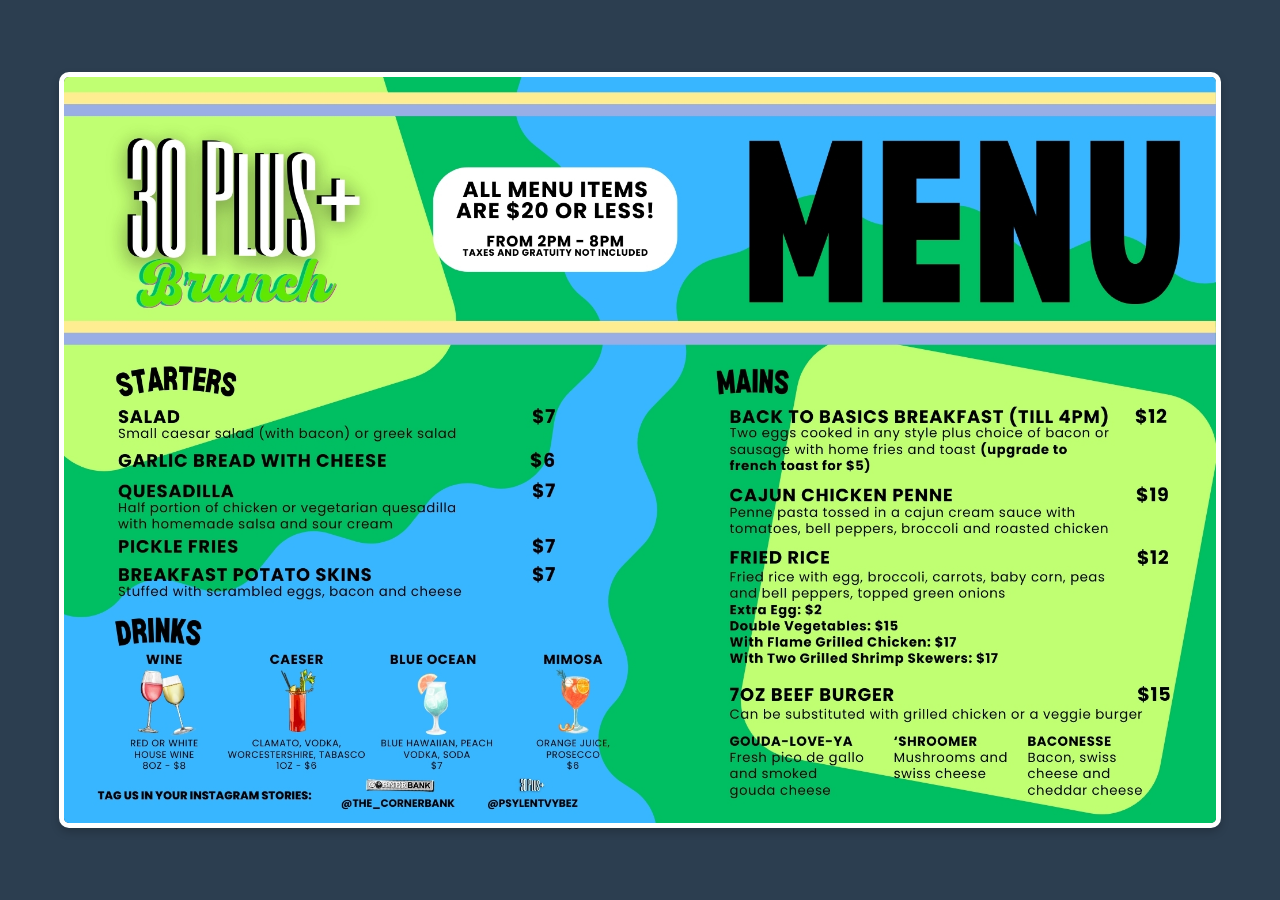
<file: index.html>
<!DOCTYPE html>
<html lang="en">
<head>
    <meta charset="UTF-8">
    <meta name="viewport" content="width=device-width, initial-scale=1.0">
    <title>30Plus Brunch Menu</title>
    <link rel="stylesheet" href="style.css">
</head>
<body>

    <img src="menu.jpg" alt="30Plus Brunch Menu">

</body>
</html>
</file>
<file: style.css>
body {
    background-color: #2c3e50; /* A darker, modern background */
    
    /* These next lines will center your image perfectly */
    display: flex;
    justify-content: center;
    align-items: center;
    height: 100vh;
    margin: 0;
}

img {
    max-width: 90%;
    max-height: 90vh;
    border: 5px solid white;
    border-radius: 10px; /* Gives the image rounded corners */
    box-shadow: 0 4px 8px rgba(0,0,0,0.2); /* Adds a subtle drop shadow */
}
</file>
